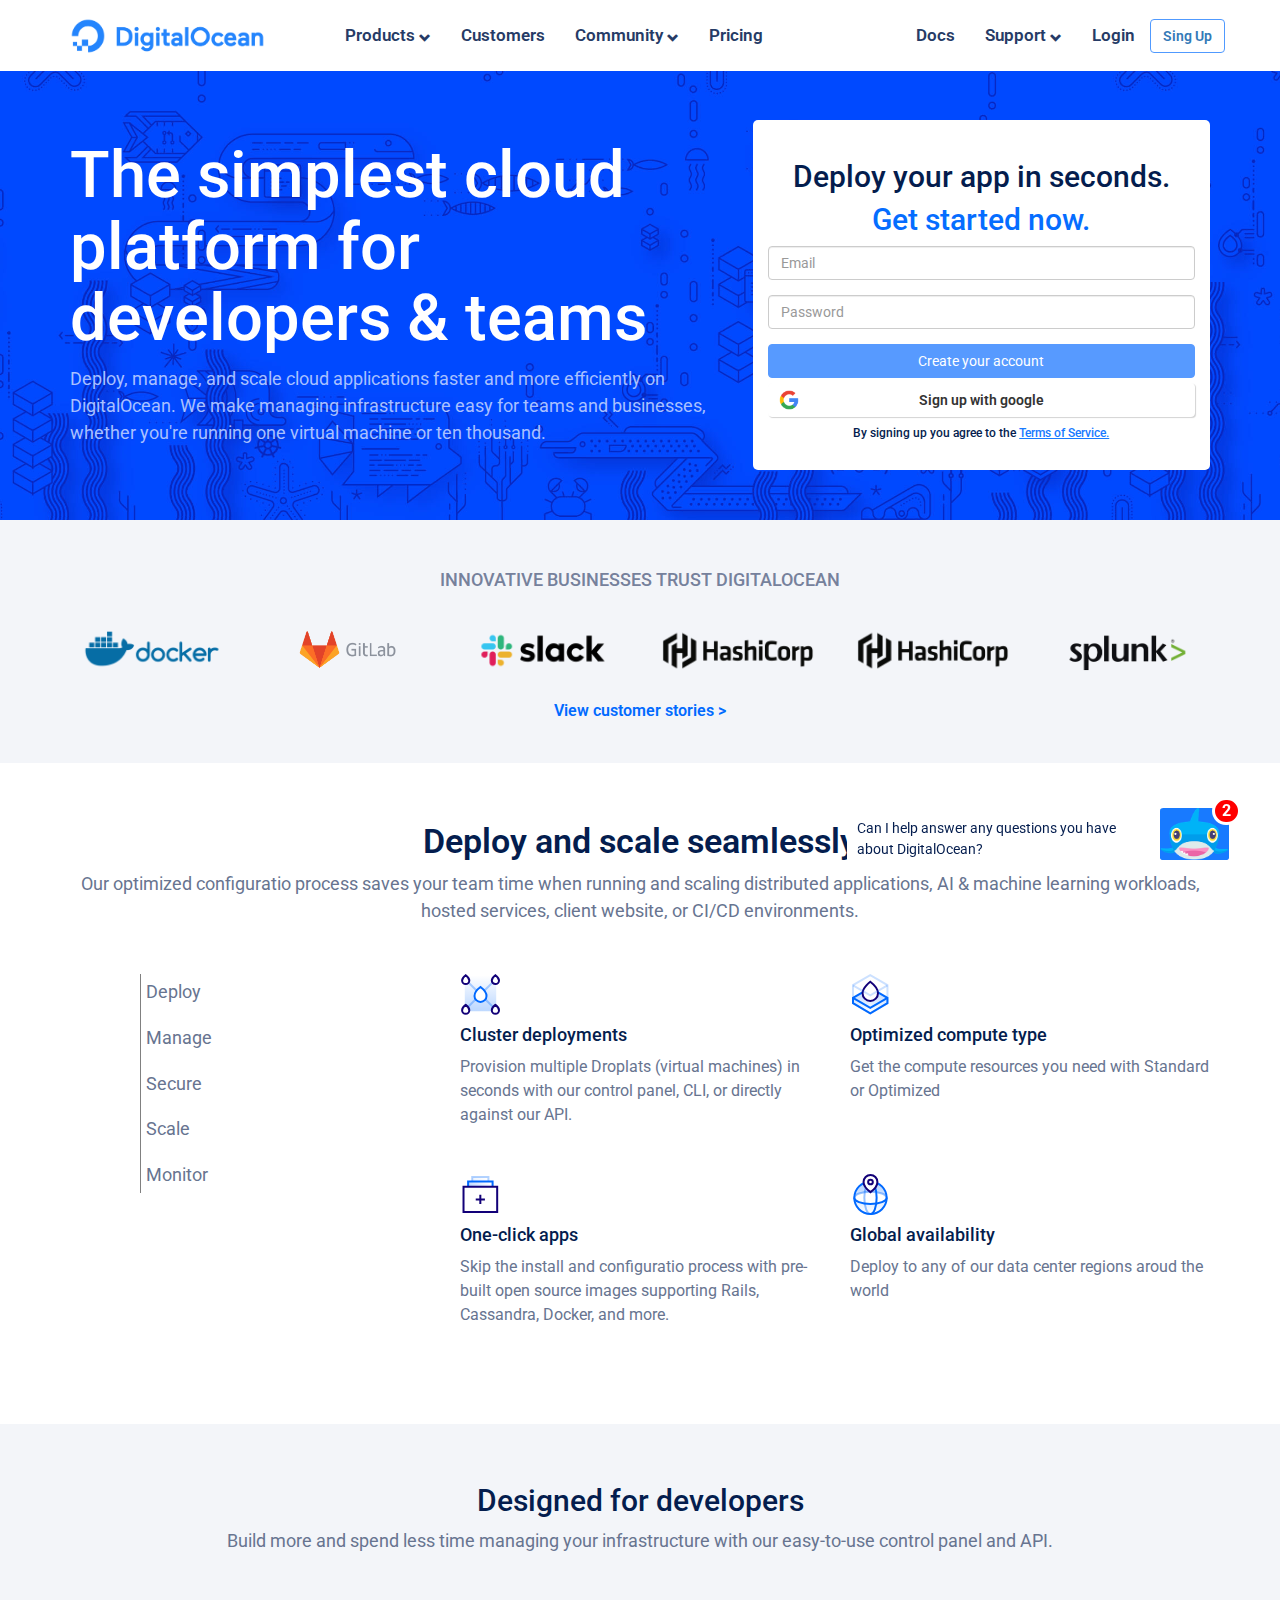
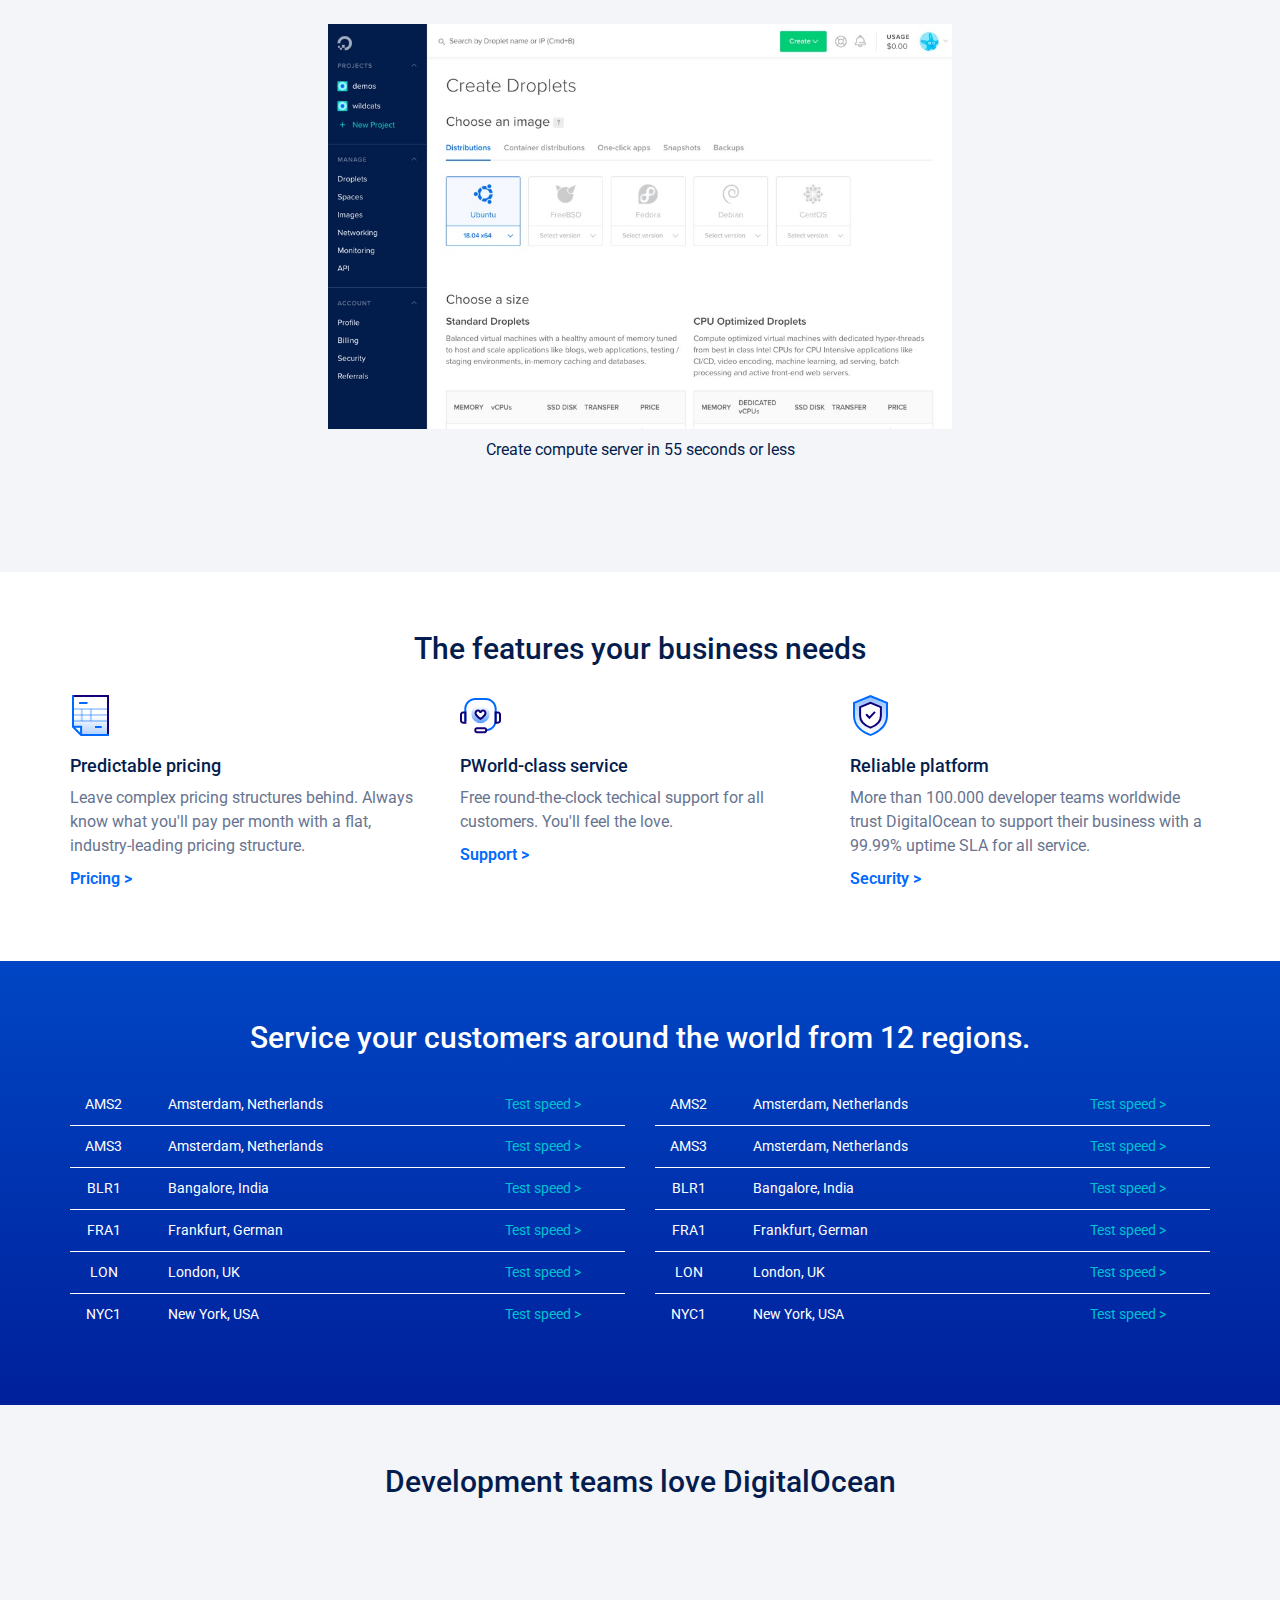
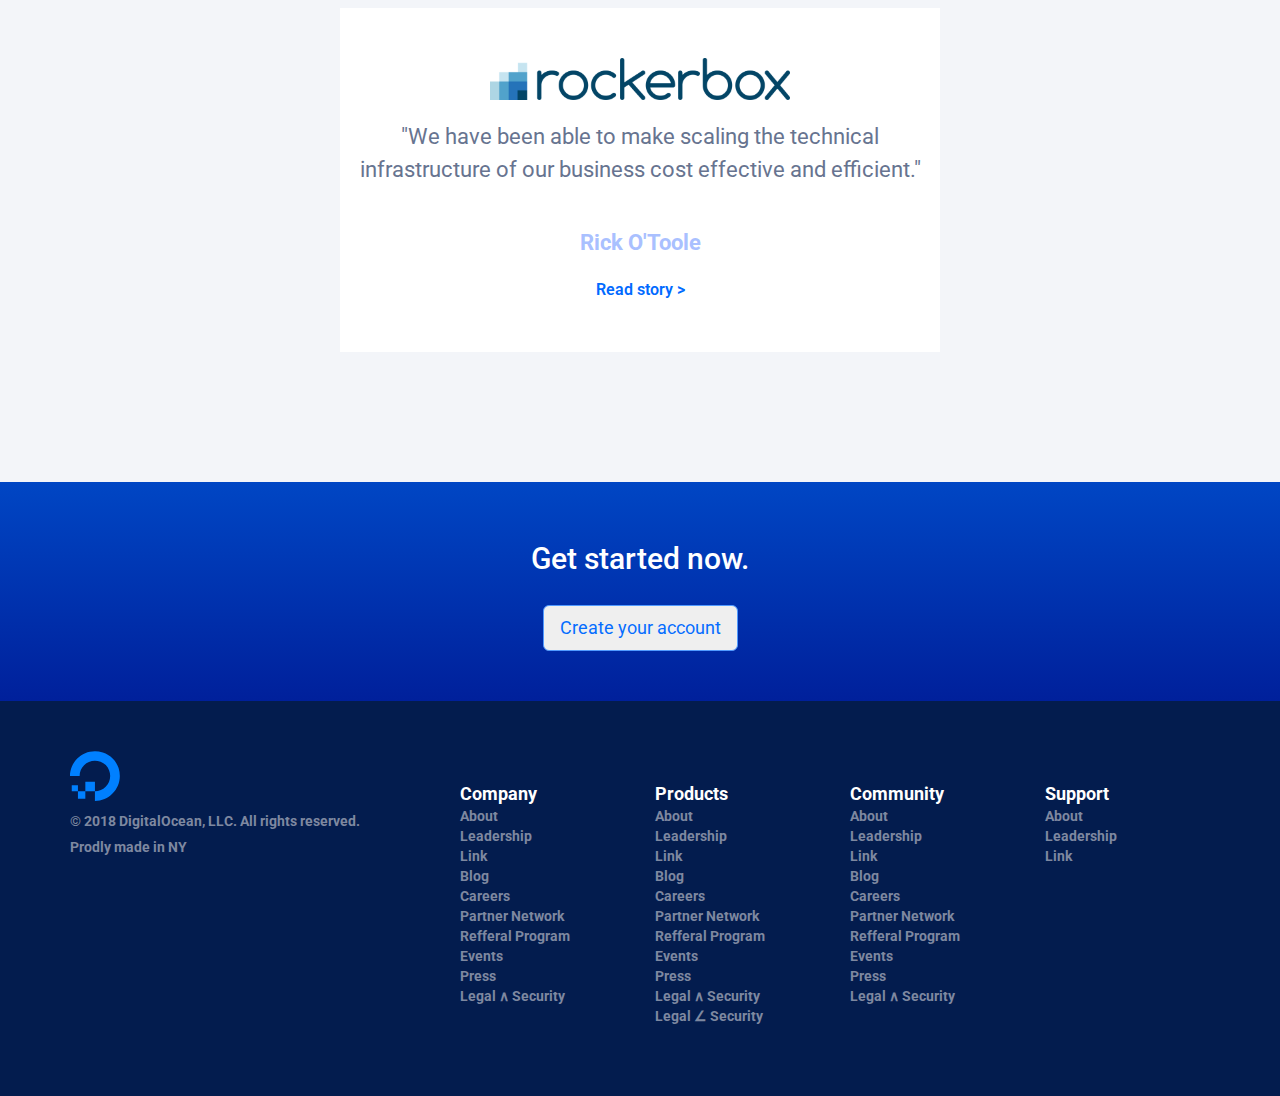
<file: index.html>
<!DOCTYPE html>
<html lang="en">
<head>
        <meta charset="UTF-8">
        <meta http-equiv="X-UA-Compatible" content="IE=edge">
        <meta name="viewport" content="width=device-width, initial-scale=1.0">
        <!-- Latest compiled and minified CSS -->
        <link rel="stylesheet" href="https://maxcdn.bootstrapcdn.com/bootstrap/3.3.7/css/bootstrap.min.css" integrity="sha384-BVYiiSIFeK1dGmJRAkycuHAHRg32OmUcww7on3RYdg4Va+PmSTsz/K68vbdEjh4u" crossorigin="anonymous">
        <link rel="preconnect" href="https://fonts.gstatic.com">
        <link href="https://fonts.googleapis.com/css2?family=Roboto:wght@400;500;700;900&display=swap" rel="stylesheet">
        <link rel="stylesheet" href="https://cdnjs.cloudflare.com/ajax/libs/font-awesome/5.15.3/css/all.min.css" integrity="sha512-iBBXm8fW90+nuLcSKlbmrPcLa0OT92xO1BIsZ+ywDWZCvqsWgccV3gFoRBv0z+8dLJgyAHIhR35VZc2oM/gI1w==" crossorigin="anonymous" />
        <link rel="shortcut icon" href="img/logo-small.svg" type="image/x-icon">
        <link rel="stylesheet" href="css/style.css">
        <title>Digital Ocean</title>
    </head>
    <body>
        <!-- Header -->
        <header>
            <!-- Nav bar -->
            <nav class="navbar navbar-fixed-top ms_navbar">
                <div class="container">
                  <!-- Brand and toggle get grouped for better mobile display -->
                  <div class="navbar-header">
                    <button type="button" class="navbar-toggle collapsed" data-toggle="collapse" data-target="#bs-example-navbar-collapse-1" aria-expanded="false">
                      <span class="sr-only">Toggle navigation</span>
                      <span class="icon-bar"></span>
                      <span class="icon-bar"></span>
                      <span class="icon-bar"></span>
                    </button>
                    <a class="navbar-brand" href="#">
                        <img src="img/logo.png" alt="Logo">
                    </a>
                  </div>
              
                  <!-- Collect the nav links, forms, and other content for toggling -->
                  <div class="collapse navbar-collapse" id="bs-example-navbar-collapse-1">
                    <ul class="nav navbar-nav">
                        <li class="dropdown">
                            <a href="#" class="dropdown-toggle" data-toggle="dropdown" role="button" aria-haspopup="true" aria-expanded="false">Products <span class="glyphicon glyphicon-chevron-down"></span></a>
                            <ul class="dropdown-menu">
                                <li><a href="#">Action</a></li>
                                <li><a href="#">Another action</a></li>
                                <li><a href="#">Something else here</a></li>
                                <li role="separator" class="divider"></li>
                                <li><a href="#">Separated link</a></li>
                                <li role="separator" class="divider"></li>
                                <li><a href="#">One more separated link</a></li>
                            </ul>
                        </li>
                        <li><a href="#">Customers</a></li>
                        <li class="dropdown">
                            <a href="#" class="dropdown-toggle" data-toggle="dropdown" role="button" aria-haspopup="true" aria-expanded="false">Community <span class="glyphicon glyphicon-chevron-down"></span></a>
                            <ul class="dropdown-menu">
                                <li><a href="#">Action</a></li>
                                <li><a href="#">Another action</a></li>
                                <li><a href="#">Something else here</a></li>
                                <li role="separator" class="divider"></li>
                                <li><a href="#">Separated link</a></li>
                                <li role="separator" class="divider"></li>
                                <li><a href="#">One more separated link</a></li>
                            </ul>
                        </li>
                        <li><a href="#">Pricing</a></li>
                    </ul>
                
                    <ul class="nav navbar-nav navbar-right">
                        <li>
                          <a href="#">Docs</a>
                        </li>
                        <li class="dropdown">
                            <a href="#" class="dropdown-toggle" data-toggle="dropdown" role="button" aria-haspopup="true" aria-expanded="false">Support <span class="glyphicon glyphicon-chevron-down"></span></a>
                            <ul class="dropdown-menu">
                                <li><a href="#">Action</a></li>
                                <li><a href="#">Another action</a></li>
                                <li><a href="#">Something else here</a></li>
                                <li role="separator" class="divider"></li>
                                <li><a href="#">Separated link</a></li>
                                <li role="separator" class="divider"></li>
                                <li><a href="#">One more separated link</a></li>
                            </ul>
                        </li>
                        <li>
                            <a href="#">Login</a>
                        </li>
                        <li>
                            <a class="btn btn_nav" ref="#">Sing Up</a>
                        </li>
                    </ul>
                  </div><!-- /.navbar-collapse -->
                </div><!-- /.container -->
              </nav>
            <!-- /Nav bar -->

            <!-- Jumbotron -->
            <div id="jumbotron">
                <div class="container">
                    <div class="row">
                        <div class="col-xs-12 col-sm-7">
                            <h1 class="c_white">The simplest cloud platform for developers &amp; teams</h1>
                            <p class="md_text">Deploy, manage, and scale cloud applications faster and more efficiently on DigitalOcean. We make managing infrastructure easy for teams and businesses, whether you're running one virtual machine or ten thousand.</p>
                        </div>
                        <div class="col-xs-12 col-sm-5">
                            <div class="ms_form">
                                <h2>Deploy your app in seconds.</h2>
                                <h2 class="c_light_blue">Get started now.</h2>
                                <form>
                                    <div class="form-group">
                                      <input type="email" class="form-control" id="exampleInputEmail1" placeholder="Email" required>
                                    </div>
                                    <div class="form-group">
                                      <input type="password" class="form-control" id="exampleInputPassword1" placeholder="Password" required>
                                    </div>                                   
                                    <button type="button" class="btn btn-primary btn-block ms_btn">Create your account</button>
                                    <button type="button" class="btn btn-default btn-block ms_btn_withe">Sign up with google</button>
                                  </form>
                                  <h6>By signing up you agree to the <a href="#" class="service">Terms of Service.</a></h6>
                            </div>
                        </div>
                    </div>
                </div>
            </div>
            <!-- Jumbotron -->
        </header>     
        <!-- /Header -->

        <!-- Main -->
        <main>
            <!-- Sezione loghi -->
            <section id="ms_section_loghi" class="bg_grey">
                <h4 class="text-uppercase">Innovative businesses trust digitalocean</h4>
                <div class="container">
                    <div class="row">
                        <div class="col-xs-6 col-md-2">
                            <div class="ms_item_loghi">
                                <img src="img/docker.svg" alt="Docher logo">
                            </div>
                        </div>
                        <div class="col-xs-6 col-md-2">
                            <div class="ms_item_loghi">
                                <img src="img/gitlab.svg" alt="Gitlab logo">
                            </div>                            
                        </div>
                        <div class="col-xs-6 col-md-2">
                            <div class="ms_item_loghi">
                                <img src="img/slack.svg" alt="Slack logo">
                            </div>
                        </div>
                        <div class="col-xs-6 col-md-2">
                            <div class="ms_item_loghi">
                                <img src="img/hashicorp.svg" alt="Hashicorp logo">
                            </div>
                        </div>
                        <div class="col-xs-6 col-md-2">
                            <div class="ms_item_loghi">
                                <img src="img/hashicorp.svg" alt="Hashicorp logo">
                            </div>                            
                        </div>
                        <div class="col-xs-6 col-md-2">
                            <div class="ms_item_loghi">
                                <img src="img/splunk.svg" alt="Splunk logo">
                            </div>
                        </div>
                    </div>
                </div>
                <a class="ms_link" href="#">View customer stories &#62;</a>
            </section>
            <!-- /Sezione loghi -->

            <!-- Sezione deploy and scale -->
            <section id="deploy_scale">
                <div class="container">
                    <div class="wrapper_text">
                        <h2 class="text-center">Deploy and scale seamlessly</h2>
                        <p class="text-center c_grey md_text">Our optimized configuratio process saves your team time when running and scaling distributed applications, AI &amp; machine learning workloads, hosted services, client website, or CI/CD environments.</p>
                    </div>
                    <div class="row">
                        <div class="col-xs-12 col-sm-4">
                            <ul class="ms_list">
                                <li>
                                    <a href="#">Deploy</a>
                                </li>
                                <li>
                                    <a href="#">Manage</a>
                                </li>
                                <li>
                                    <a href="#">Secure</a>
                                </li>
                                <li>
                                    <a href="#">Scale</a>
                                </li>
                                <li>
                                    <a href="#">Monitor</a>
                                </li>
                            </ul>
                        </div>
                        <div class="col-xs-12 col-sm-8">
                            <div class="row">
                                <div class="col-xs-12 col-sm-6">
                                    <div class="container_deploy">
                                        <img src="img/cluster-deploy.svg" alt="Icona claster">
                                        <h4>Cluster deployments</h4>
                                        <p class="c_grey sm_text">Provision multiple Droplats (virtual machines) in seconds with our control panel, CLI, or directly against our API.</p>
                                    </div>
                                </div>
                                <div class="col-xs-12 col-sm-6">
                                    <div class="container_deploy">
                                        <img src="img/optimized-compute.svg" alt="pc">
                                        <h4>Optimized compute type</h4>
                                        <p class="c_grey sm_text">Get the compute resources you need with Standard or Optimized</p>
                                    </div>
                                </div>
                                <div class="col-xs-12 col-sm-6">
                                    <div class="container_deploy">
                                        <img src="img/one-click.svg" alt="App">
                                        <h4>One-click apps</h4>
                                        <p class="c_grey sm_text">Skip the install and configuratio process with pre-built open source images supporting Rails, Cassandra, Docker, and more.</p>
                                    </div>
                                </div>
                                <div class="col-xs-12 col-sm-6">
                                    <div class="container_deploy">
                                        <img src="img/global.svg" alt="Globo">
                                        <h4>Global availability</h4>
                                        <p class="c_grey sm_text">Deploy to any of our data center regions aroud the world</p>
                                    </div>
                                </div>
                            </div>
                        </div>
                    </div>
                </div>
            </section>
            <!-- /Sezione deploy and scale -->

            <!-- Sezione designed -->
            <section id="designed" class="bg_grey">
                <div class="container">
                    <h2>Designed for developers</h2>
                    <p class="c_grey md_text">Build more and spend less time managing your infrastructure with our easy-to-use control panel and API.</p>
                    <figure>
                        <i class="fas fa-chevron-left hidden-xs c_grey"></i>
                        <img src="img/slide.jpg" alt="slide">
                        <i class="fas fa-chevron-right hidden-xs"></i>
                        <figcaption>Create compute server in 55 seconds or less</figcaption>
                    </figure>
                    <ul class="wrapper_circle">
                        <li>
                            <a href="#"><i class="far fa-circle"></i></a>
                        </li>
                        <li>
                            <a href="#"><i class="far fa-circle"></i></a>
                        </li>
                        <li>
                            <a href="#"><i class="far fa-circle"></i></a>
                        </li>
                        <li>
                            <a href="#"><i class="far fa-circle"></i></a>
                        </li>
                    </ul>
                </div>
            </section>
            <!-- /Sezione designed -->

            <!-- Sezione Features -->
            <section id="features">
                <div class="container">
                    <h2 class="text-center">The features your business needs</h2>
                    <div class="row">
                        <div class="col-xs-12 col-sm-4 ms_space">
                            <img src="img/pred-pricing.svg" alt="Pricing">
                            <h4>Predictable pricing</h4>
                            <p class="c_grey sm_text">Leave complex pricing structures behind. Always know what you'll pay per month with a flat, industry-leading pricing structure.</p>
                            <a class="ms_link" href="#">Pricing &#62;</a>
                        </div>
                        <div class="col-xs-12 col-sm-4 ms_space">
                            <img src="img/world-class.svg" alt="class">
                            <h4>PWorld-class service</h4>
                            <p class="c_grey sm_text">Free round-the-clock techical support for all customers. You'll feel the love.</p>
                            <a class="ms_link" href="#">Support &#62;</a>
                        </div>
                        <div class="col-xs-12 col-sm-4 ms_space">
                            <img src="img/reliable-platform.svg" alt="Piattaforma">
                            <h4>Reliable platform</h4>
                            <p class="c_grey sm_text">More than 100.000 developer teams worldwide trust DigitalOcean to support their business with a 99.99% uptime SLA for all service.</p>
                            <a class="ms_link" href="#">Security &#62;</a>
                        </div>
                    </div>
                </div>
            </section>
            <!-- /Sezione Features -->

            <!-- Sezione service customers -->
            <section id="customers">
                <div class="container">
                    <h2 class="text-center">Service your customers around the world from 12 regions.</h2>
                    <div class="row">
                        <div class="col-xs-12 col-lg-6 ms_space">
                            <div class="row">

                                <div class="col-xs-12">
                                    <div class="ms_table">
                                        <div class="row">
                                            <div class="col-xs-2">
                                                <p>AMS2</p>
                                            </div>
                                            <div class="col-xs-6">
                                                <p class="c_grey text-left">Amsterdam, Netherlands</p>
                                            </div>
                                            <div class="col-xs-4">
                                                <a class="speed" href="#">Test speed &#62;</a>
                                            </div>
                                        </div>  
                                    </div>
                                </div>

                                <div class="col-xs-12">
                                    <div class="ms_table">
                                        <div class="row">
                                            <div class="col-xs-2">
                                                <p>AMS3</p>
                                            </div>
                                            <div class="col-xs-6">
                                                <p class="c_grey text-left">Amsterdam, Netherlands</p>
                                            </div>
                                            <div class="col-xs-4">
                                                <a class="speed" href="#">Test speed &#62;</a>
                                            </div>
                                        </div>  
                                    </div>
                                </div>

                                <div class="col-xs-12">
                                    <div class="ms_table">
                                        <div class="row">
                                            <div class="col-xs-2">
                                                <p>BLR1</p>
                                            </div>
                                            <div class="col-xs-6">
                                                <p class="c_grey text-left">Bangalore, India</p>
                                            </div>
                                            <div class="col-xs-4">
                                                <a class="speed" href="#">Test speed &#62;</a>
                                            </div>
                                        </div>  
                                    </div>
                                </div>

                                <div class="col-xs-12">
                                    <div class="ms_table">
                                        <div class="row">
                                            <div class="col-xs-2">
                                                <p>FRA1</p>
                                            </div>
                                            <div class="col-xs-6">
                                                <p class="c_grey text-left">Frankfurt, German</p>
                                            </div>
                                            <div class="col-xs-4">
                                                <a class="speed" href="#">Test speed &#62;</a>
                                            </div>
                                        </div>  
                                    </div>
                                </div>

                                
                                <div class="col-xs-12">
                                    <div class="ms_table">
                                        <div class="row">
                                            <div class="col-xs-2">
                                                <p>LON</p>
                                            </div>
                                            <div class="col-xs-6">
                                                <p class="c_grey text-left">London, UK</p>
                                            </div>
                                            <div class="col-xs-4">
                                                <a class="speed" href="#">Test speed &#62;</a>
                                            </div>
                                        </div>  
                                    </div>
                                </div>

                                <div class="col-xs-12">
                                    <div class="row">
                                        <div class="col-xs-2">
                                            <p>NYC1</p>
                                        </div>
                                        <div class="col-xs-6">
                                            <p class="c_grey text-left">New York, USA</p>
                                        </div>
                                        <div class="col-xs-4">
                                            <a class="speed" href="#">Test speed &#62;</a>
                                        </div>
                                    </div>  
                                </div>
                            </div>
                        </div>

                        <div class="col-xs-12 col-lg-6">
                            <div class="row">

                                <div class="col-xs-12">
                                    <div class="ms_table">
                                        <div class="row">
                                            <div class="col-xs-2">
                                                <p>AMS2</p>
                                            </div>
                                            <div class="col-xs-6">
                                                <p class="c_grey text-left">Amsterdam, Netherlands</p>
                                            </div>
                                            <div class="col-xs-4">
                                                <a class="speed" href="#">Test speed &#62;</a>
                                            </div>
                                        </div>  
                                    </div>
                                </div>

                                <div class="col-xs-12">
                                    <div class="ms_table">
                                        <div class="row">
                                            <div class="col-xs-2">
                                                <p>AMS3</p>
                                            </div>
                                            <div class="col-xs-6">
                                                <p class="c_grey text-left">Amsterdam, Netherlands</p>
                                            </div>
                                            <div class="col-xs-4">
                                                <a class="speed" href="#">Test speed &#62;</a>
                                            </div>
                                        </div>  
                                    </div>
                                </div>

                                <div class="col-xs-12">
                                    <div class="ms_table">
                                        <div class="row">
                                            <div class="col-xs-2">
                                                <p>BLR1</p>
                                            </div>
                                            <div class="col-xs-6">
                                                <p class="c_grey text-left">Bangalore, India</p>
                                            </div>
                                            <div class="col-xs-4">
                                                <a class="speed" href="#">Test speed &#62;</a>
                                            </div>
                                        </div>  
                                    </div>
                                </div>

                                <div class="col-xs-12">
                                    <div class="ms_table">
                                        <div class="row">
                                            <div class="col-xs-2">
                                                <p>FRA1</p>
                                            </div>
                                            <div class="col-xs-6">
                                                <p class="c_grey text-left">Frankfurt, German</p>
                                            </div>
                                            <div class="col-xs-4">
                                                <a class="speed" href="#">Test speed &#62;</a>
                                            </div>
                                        </div>  
                                    </div>
                                </div>

                                
                                <div class="col-xs-12">
                                    <div class="ms_table">
                                        <div class="row">
                                            <div class="col-xs-2">
                                                <p>LON</p>
                                            </div>
                                            <div class="col-xs-6">
                                                <p class="c_grey text-left">London, UK</p>
                                            </div>
                                            <div class="col-xs-4">
                                                <a class="speed" href="#">Test speed &#62;</a>
                                            </div>
                                        </div>  
                                    </div>
                                </div>

                                <div class="col-xs-12">
                                    <div class="row">
                                        <div class="col-xs-2">
                                            <p>NYC1</p>
                                        </div>
                                        <div class="col-xs-6">
                                            <p class="c_grey text-left">New York, USA</p>
                                        </div>
                                        <div class="col-xs-4">
                                            <a class="speed" href="#">Test speed &#62;</a>
                                        </div>
                                    </div>  
                                </div>
                            </div>
                        </div>
                    </div>
                </div>
            </section>
            <!-- Sezione service customers -->

            <!-- Sezione development -->
            <section id="development" class="bg_grey">
                <div class="container">
                    <h2>Development teams love DigitalOcean</h2>
                    <div class="wrapper_slide">
                        <i class="fas fa-chevron-left hidden-xs c_grey"></i>
                        <div class="slider">
                            <img src="img/rockerbox.png" alt="logo rockerbox">
                            <p class="c_grey">"We have been able to make scaling the technical infrastructure of our business cost effective and efficient."</p>
                            <p class="sm_text"><strong>Rick O'Toole</strong></p>
                            <a class="ms_link" href="#">Read story &#62;</a>
                        </div>
                        <i class="fas fa-chevron-right hidden-xs"></i>
                    </div>                    
                    <ul class="wrapper_circle">
                        <li>
                            <a href="#"><i class="far fa-circle"></i></a>
                        </li>
                        <li>
                            <a href="#"><i class="far fa-circle"></i></a>
                        </li>
                        <li>
                            <a href="#"><i class="far fa-circle"></i></a>
                        </li>
                    </ul>
                </div>
            </section>
            <!-- /Sezione development -->

            <!-- Sezione get started -->
            <section id="get_started">
                <div class="container">
                    <h2 class="text-center">Get started now.</h2>
                    <button type="button" class="btn btn-lg c_light_blue">Create your account</button>
                </div>
            </section>
            <!-- /Sezione get started -->
        </main>
        <!-- /Main -->

        <!-- Footer -->
        <footer>
            <div class="container">
                <div class="row">
                    <div class="col-xs-12 col-sm-12 col-lg-4">
                        <img src="img/logo-small.svg" alt="Logo digital ocean">
                        <p>&copy; 2018 DigitalOcean, LLC. All rights reserved.</p>
                        <span>Prodly made in NY</span>
                        <ul class="social">
                            <li>
                                <a href="#"><i class="fab fa-twitter"></i></a>
                            </li>
                            <li>
                                <a href="#"><i class="fab fa-facebook-square"></i></a>
                            </li>
                            <li>
                                <a href="#"><i class="fab fa-instagram"></i></a>
                            </li>
                            <li>
                                <a href="#"><i class="fab fa-youtube"></i></a>
                            </li>
                            <li>
                                <a href="#"><i class="fab fa-linkedin"></i></a>
                            </li>
                        </ul>
                    </div>
                    <div class="col-xs-12 col-sm-6 col-lg-2">
                        <ul class="footer_list">
                            <li>
                                <a href="#">Company</a>
                            </li>
                            <li>
                                <a href="#">About</a>
                            </li>
                            <li>
                                <a href="#">Leadership</a>
                            </li>
                            <li>
                                <a href="#">Link</a>
                            </li>
                            <li>
                                <a href="#">Blog</a>
                            </li>
                            <li>
                                <a href="#">Careers</a>
                            </li>
                            <li>
                                <a href="#">Partner Network</a>
                            </li>
                            <li>
                                <a href="#">Refferal Program</a>
                            </li>
                            <li>
                                <a href="#">Events</a>
                            </li>
                            <li>
                                <a href="#">Press</a>
                            </li>
                            <li>
                                <a href="#">Legal &and; Security</a>
                            </li>
                        </ul>
                    </div>
                    <div class="col-xs-12 col-sm-6 col-lg-2">
                        <ul class="footer_list">
                            <li>
                                <a href="#">Products</a>
                            </li>
                            <li>
                                <a href="#">About</a>
                            </li>
                            <li>
                                <a href="#">Leadership</a>
                            </li>
                            <li>
                                <a href="#">Link</a>
                            </li>
                            <li>
                                <a href="#">Blog</a>
                            </li>
                            <li>
                                <a href="#">Careers</a>
                            </li>
                            <li>
                                <a href="#">Partner Network</a>
                            </li>
                            <li>
                                <a href="#">Refferal Program</a>
                            </li>
                            <li>
                                <a href="#">Events</a>
                            </li>
                            <li>
                                <a href="#">Press</a>
                            </li>
                            <li>
                                <a href="#">Legal &and; Security</a>
                            </li>
                            <li>
                                <a href="#">Legal &angle; Security</a>
                            </li>
                        </ul>
                    </div>
                    <div class="col-xs-12 col-sm-6 col-lg-2">
                        <ul class="footer_list">
                            <li>
                                <a href="#">Community</a>
                            </li>
                            <li>
                                <a href="#">About</a>
                            </li>
                            <li>
                                <a href="#">Leadership</a>
                            </li>
                            <li>
                                <a href="#">Link</a>
                            </li>
                            <li>
                                <a href="#">Blog</a>
                            </li>
                            <li>
                                <a href="#">Careers</a>
                            </li>
                            <li>
                                <a href="#">Partner Network</a>
                            </li>
                            <li>
                                <a href="#">Refferal Program</a>
                            </li>
                            <li>
                                <a href="#">Events</a>
                            </li>
                            <li>
                                <a href="#">Press</a>
                            </li>
                            <li>
                                <a href="#">Legal &and; Security</a>
                            </li>
                        </ul>
                    </div>
                    <div class="col-xs-12 col-sm-6 col-lg-2">
                        <ul class="footer_list">
                            <li>
                                <a href="#">Support</a>
                            </li>
                            <li>
                                <a href="#">About</a>
                            </li>
                            <li>
                                <a href="#">Leadership</a>
                            </li>
                            <li>
                                <a href="#">Link</a>
                            </li>
                        </ul>
                    </div>
                </div>
            </div>
        </footer>
        <!-- /Footer -->

        <!-- Bottone chat -->
        <div class="chat">
            <div class="container">
                <div class="row">
                    <div class="col-xs-4 col-md-1 col-lg-push-3">
                        <div class="chat_img">
                            <span class="badge">2</span>
                            <img src="img/shark.png" alt="Squalo">
                        </div>
                    </div>
                    <div class="col-xs-9 col-md-3 col-lg-pull-1">
                        <div class="help">
                            <i class="fas fa-chevron-right"></i>
                            <p>Can I help answer any questions you have about DigitalOcean?</p>
                        </div>
                    </div>
                </div>
            </div>
        </div>
        <!-- /Bottone chat -->
          

        <!-- jQuery (necessary for Bootstrap's JavaScript plugins) -->
        <script src="https://ajax.googleapis.com/ajax/libs/jquery/1.12.4/jquery.min.js"></script>
        <script src="https://maxcdn.bootstrapcdn.com/bootstrap/3.3.7/js/bootstrap.min.js" integrity="sha384-Tc5IQib027qvyjSMfHjOMaLkfuWVxZxUPnCJA7l2mCWNIpG9mGCD8wGNIcPD7Txa" crossorigin="anonymous"></script>
    </body>
</html>
</file>
<file: css/style.css>
/* common */
body {
    padding-top: 70px;
    font-family: 'Roboto', sans-serif;
    color: #041d4e;
}

.ms_link {
    font-size: 16px;
    font-weight: 600;
    color: #006aff;
}
.ms_link:hover {
    text-decoration: underline;
    cursor: pointer;
}

/* Fonts */
h2 {
    margin-top: 10px;
}

.md_text {
    font-size: 18px;
    line-height: 1.5em;
    color: #a9c0ff;
}
.sm_text {
    font-size: 16px;
}

/* Color */
.c_white {
    color: white;
}
.c_light_blue {
    color: #056dff;
}
.c_grey {
    color: #677490;
}

.bg_grey {
    background-color: #f3f5f9;
}

/* /common */

/* Header - Navbar */
.ms_navbar {
    background-color: white;
}

.ms_navbar .navbar-brand {
    height: 70px;
    line-height: 40px;
}

.ms_navbar .navbar-brand > img {
    height: 90%;
    margin-right: 50px;
    display: inline-block;
}

.ms_navbar img {
    vertical-align: middle;
}

.ms_navbar .navbar-nav > li {
    height: 70px;
    line-height: 70px;
}

.ms_navbar .navbar-nav>li>a:not(.btn) {
    line-height: 40px;
    font-size: 17px;
    font-weight: 600;
    color: #263b66;
}

.ms_navbar .navbar-toggle {
    margin-top: 18px;
    margin-bottom: 1px;
}

.ms_navbar .navbar-toggle .icon-bar {
    background-color: #3b8bff;   
}

.ms_navbar span {
    font-size: 12px;
    vertical-align: middle;
}

.ms_navbar .nav>li>a:focus,
.ms_navbar .nav>li>a:hover {
    background-color: white;
    color: #3b8bff;
}

.ms_navbar .navbar-nav>li>a.btn_nav {
    display: inline-block;
    padding: 6px 12px;
    font-weight: 600;
}

.btn {
    border: 1px solid #509aff;
}
.ms_navbar .navbar-nav > li > a.btn_nav:hover {
    background-color: #509aff;
    color: white;
}

/* Jumbotron - Navbar */
#jumbotron {
    padding-top: 50px;
    padding-bottom: 50px;
    background-image: url("../img/bg-banner-home.jpg");
    background-size: cover;
    background-position: center;
}

.ms_form {
    padding: 30px 15px 20px;
    text-align: center;
    background-color: white;
    border-radius: 5px;
}

.ms_btn {
    background-color: #579aff;
    border: 1px solid #579aff;
}

.ms_btn_withe {
    font-weight: 600;
    background-color: white;
    border: 1px solid white;
    box-shadow: 1px 1px 1px lightgray;
    background-image: url("../img/google-icon.png");
    background-size: 20px;
    background-repeat: no-repeat;
    background-position: 10px center;
}

.service {
    color: #187aff;
    text-decoration: underline;
    cursor: pointer;
}

/* Main - Sezione loghi */
#ms_section_loghi {
    padding-top: 40px;
    padding-bottom: 40px;
    text-align: center; 
}

#ms_section_loghi > h4 {
    color: #76819c;   
}

.ms_item_loghi {
    height: 100px;
    position: relative;
}

.ms_item_loghi > img {
    max-width: 100%;
    position: absolute;
    top:50%;
    left: 50%;
    transform: translate(-50%, -50%);
}

/* Main - Sezione deploy and scale */
#deploy_scale {
    padding-top: 50px;
    padding-bottom: 50px;
}

.wrapper_text {
    margin-bottom: 50px;
}

.ms_list {
    padding: 5px;
    margin-bottom: 20px;
    list-style: none;
    border-left: 1px solid grey;
}

.ms_list > li {
    margin: 20px 0;
}
.ms_list > li:first-child {
    margin-top: 0;
}
.ms_list > li:last-child {
    margin-bottom: 0;
}
.ms_list > li > a {
    font-size: 18px;
    text-decoration: none;
    color: #677490;
}
.ms_list > li:hover a {
    color: #041d4e;
}

/* Main - Sezione designed */
#designed {
    padding-top: 50px;
    padding-bottom: 50px;
    text-align: center;
}

figure {
    margin: 100px 0;
    min-height: 100px;
    display: inline-block;
}

figure > img {
    max-width: 60%;
}

figcaption {
    margin-top: 10px;
    font-size: 16px;
}

.wrapper_circle {
    list-style: none;
    padding: 0;
}
.wrapper_circle > li {
    display: inline-block;
}

.wrapper_circle > li i {
    color: #187aff;
}
.wrapper_circle > li:hover i {
    background-color: #187aff;
    border-radius: 50%;
} 

figure > i {
    margin: 0 10px;
    font-size: 35px;
}

/* Main - Sezione features */
#features {
    padding-top: 50px;
    padding-bottom: 50px;
}

#features h2,
#customers h2 {
    margin-bottom: 30px;
}

.ms_space {
    margin-bottom: 20px;
}

#features img {
    margin-bottom: 10px;
}

/* Main - Sezione service customers */
#customers {
    padding-top: 50px;
    padding-bottom: 50px;
    text-align: center;
    color: white;
    background-image: linear-gradient(to bottom, #0046c4, #00209b);
}

#customers p {
    margin: 10px 0 10px 0;
}
#customers a {
    margin: 10px 0 10px 0;
}
#customers a:hover {
    color: white;
}

.speed {
    display: inline-block;
    color: #00c1ce;
}

.ms_table {
    border-bottom: 1px solid white;
}

/* Main - Sezione development */
#development {
    padding-top: 50px;
    padding-bottom: 50px;
    text-align: center;
}

.slider {
    margin: 100px 0 50px 0;
    padding: 50px 0;
    width: 300px;
    display: inline-block;
    background-color: white;
}

.slider > img {
    width: 300px;
}

#development p {
    font-size: 22px;
    padding: 20px 0 10px 0;
}

#development .fa-chevron-left,
#development .fa-chevron-right {
    font-size: 35px;
    position: absolute;
}

.wrapper_slide {
    width: 90%;
    margin: 0 auto;
    position: relative;
}

#development .fa-chevron-left {
    text-align: left;
    left: 0;
    top: 50%;
}

#development .fa-chevron-right {
    margin-left: 10px;
    right: 0;
    top: 50%;
}

/* Main - Sezione get started */
#get_started {
    min-height: 200px;
    padding-top: 50px;
    padding-bottom: 50px;
    text-align: center;
    color: white;
    background-image: linear-gradient(to bottom, #0046c4, #00209b);
}

#get_started button {
    margin-top: 20px;
}

/* Footer */
footer {
    background-color: #031c4e;
    padding-top: 50px;
    padding-bottom: 150px;
    font-weight: bold;
    color: #7e88a0;
}

footer a {
    color: #7e88a0;
}

footer img {
    margin-bottom: 10px;
}

footer p {
    margin: 0 0 5px 0;
}

.social,
.footer_list {
    list-style: none;
    padding: 0;
}
.social > li {
    display: inline-block;
}

.social > li i {
    color: #7e88a0;
    font-size: 25px;
    margin: 5px;
}
.social > li:hover i {
    color: #187aff;
} 

.footer_list > li:first-child a{
    color: white;
    font-size: 18px;
}

.footer_list  a{
    margin-bottom: 10px;
    font-size: 14px;
}

.footer_list  a:hover {
    color: #187aff;
    text-decoration: none;
}


/* Bottone fisso in basso */
.chat {
    position: fixed;
    bottom: 0;
    left: 0;
    margin-bottom: 20px;
}

.chat_img {
    width: 70px;
    margin-bottom: 20px;
    
}

.chat_img > img {
    max-width: 100%;
    background-color:  #187aff;
    border-radius: 5%;
    position: relative;
}

.badge {
    position: absolute;
    top:-15%;
    left: 50%;
    font-size: 16px;
    background-color: red;
    border: 3px solid white;
    border-radius: 14px;
    z-index: 3;
} 

.help {
    width: 300px;
    padding: 10px 10px 5px 10px;
    background-color: white;
    border-radius: 10px;
    position: relative;
    z-index: 2;
}

.help i {
    position: absolute;
    left: 96%;
    font-size: 30px;
    color: white;
}

/* MEDIA */
@media (min-width: 768px) {
    /* Jumbotron */
    p {
        font-size: 20px;
        line-height: 1.6em;
        color: #a9c0ff;
    }

    /* Main */
    #deploy_scale h2 {
        font-size: 34px;
        font-weight: 600;
    }

    .ms_list {
        margin-left: 70px;
    }
    
    .container_deploy {
        min-height: 200px;
    }

    figure {
        margin: 100px 0 80px 0;
    }

   #customers p {
        font-size: 14px;
        color: white;
    }

    .wrapper_slide {
        width: 70%;
    }

    .slider {
        width: 400px;
    }

    /* footer */
    footer p {
        font-size: 14px;
        color: #7e88a0;
    }

    .help p {
        font-size: 14px;
        color: #041d4e
    }

    /* Bottone */
    .badge {
        top:-15%;
        left: 25%;
    } 
}

/* Per gestire l'humburger icon */
@media (min-width: 768px) and (max-width: 991px) {
    .navbar-header {
        float: none;
    }
    .navbar-toggle {
        display: block;
    }
    .navbar-collapse {
        border-top: 1px solid transparent;
        box-shadow: inset 0 1px 0 rgba(255,255,255,0.1);
    }
    .navbar-collapse.collapse:not(.in) {
        display: none!important;
    }
    .navbar-nav {
        float: none!important;
        margin: 7.5px -15px;
    }
    .navbar-nav>li {
        float: none;
    }
    .navbar-nav>li>a {
        padding-top: 10px;
        padding-bottom: 10px;
    }
}

@media (min-width: 992px) and (max-width: 1199px){

    .ms_navbar .navbar-brand > img {
        height: 80%;
        margin-right: 10px;
    }

    .ms_navbar .nav>li>a {
        padding: 15px 10px;
    }

    /* Main */
    .container_deploy {
        min-height: 200px;
    }

    figure > img {
        max-width: 70%;
    }

    figure {
        margin: 60px 0 30px 0;
    }

    .wrapper_slide {
        width: 60%;
    }

    .slider {
        width: 400px;
    }

    .help p {
        font-size: 16px;
    }

    /* Bottone */
    .badge {
        top: -15%;
        left: 80%;
    } 
}

@media (min-width: 1200px) {
    /* Jumbotron */
    h1 {
        font-size: 65px;
    }

    p {
        font-size: 22px;
        line-height: 1.5em;
    }

    /* Main */
    .container_deploy {
        min-height: 200px;
    }

    figure > img {
        max-width: 60%;
    }

    figure {
        margin: 60px 0 30px 0;
    }

    .wrapper_slide {
        width: 60%;
    }

    .slider {
        width: 600px;
    }

    /* Footer */
    footer {
        padding-bottom: 60px;
    }

    footer .row > [class*="col-"]:not(:first-child)  {
        margin-top: 30px;
    }
    

    /* Bottone */
      .chat {
        bottom: 0;
        left: 65%;
        margin-bottom: 20px;
    } 

    .chat_img > img {
        margin-left: 20px;
    }

    .badge {
        top: -15%;
        left: 90%;
    } 
 
}
</file>
